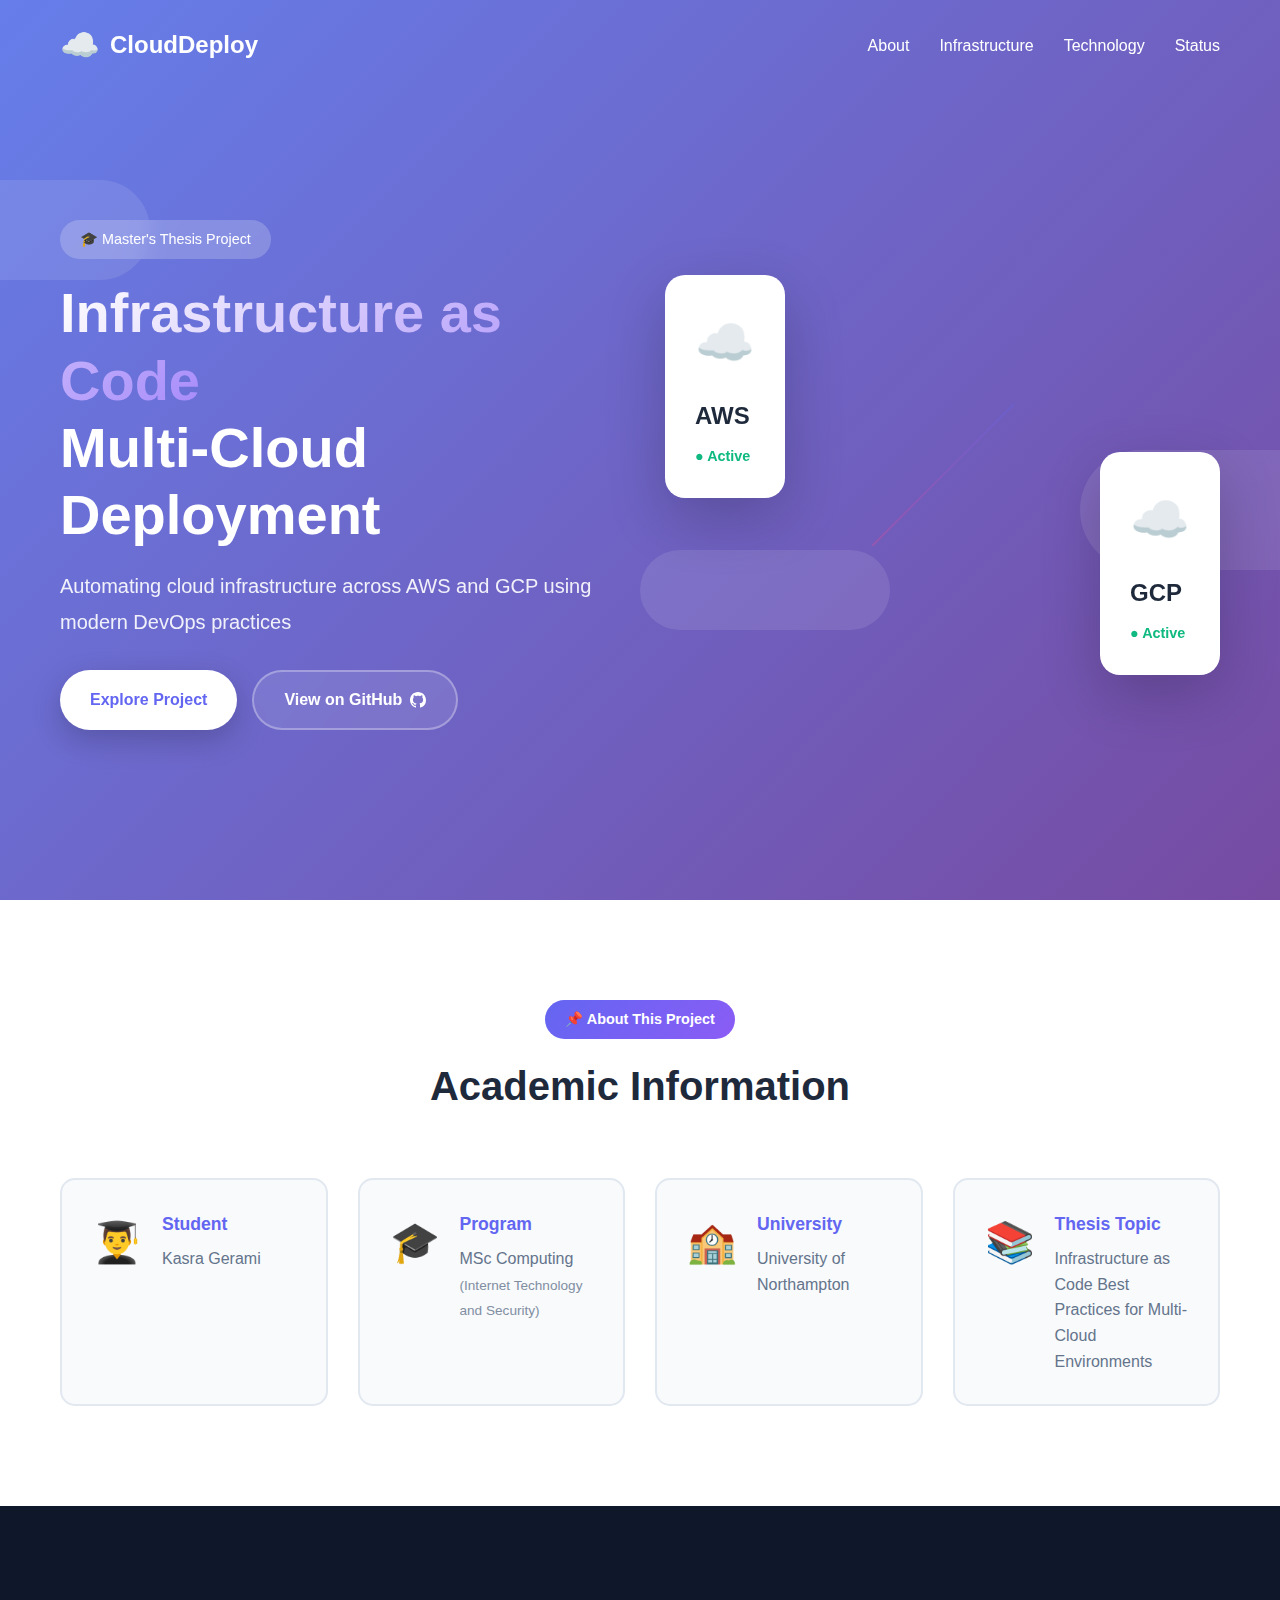
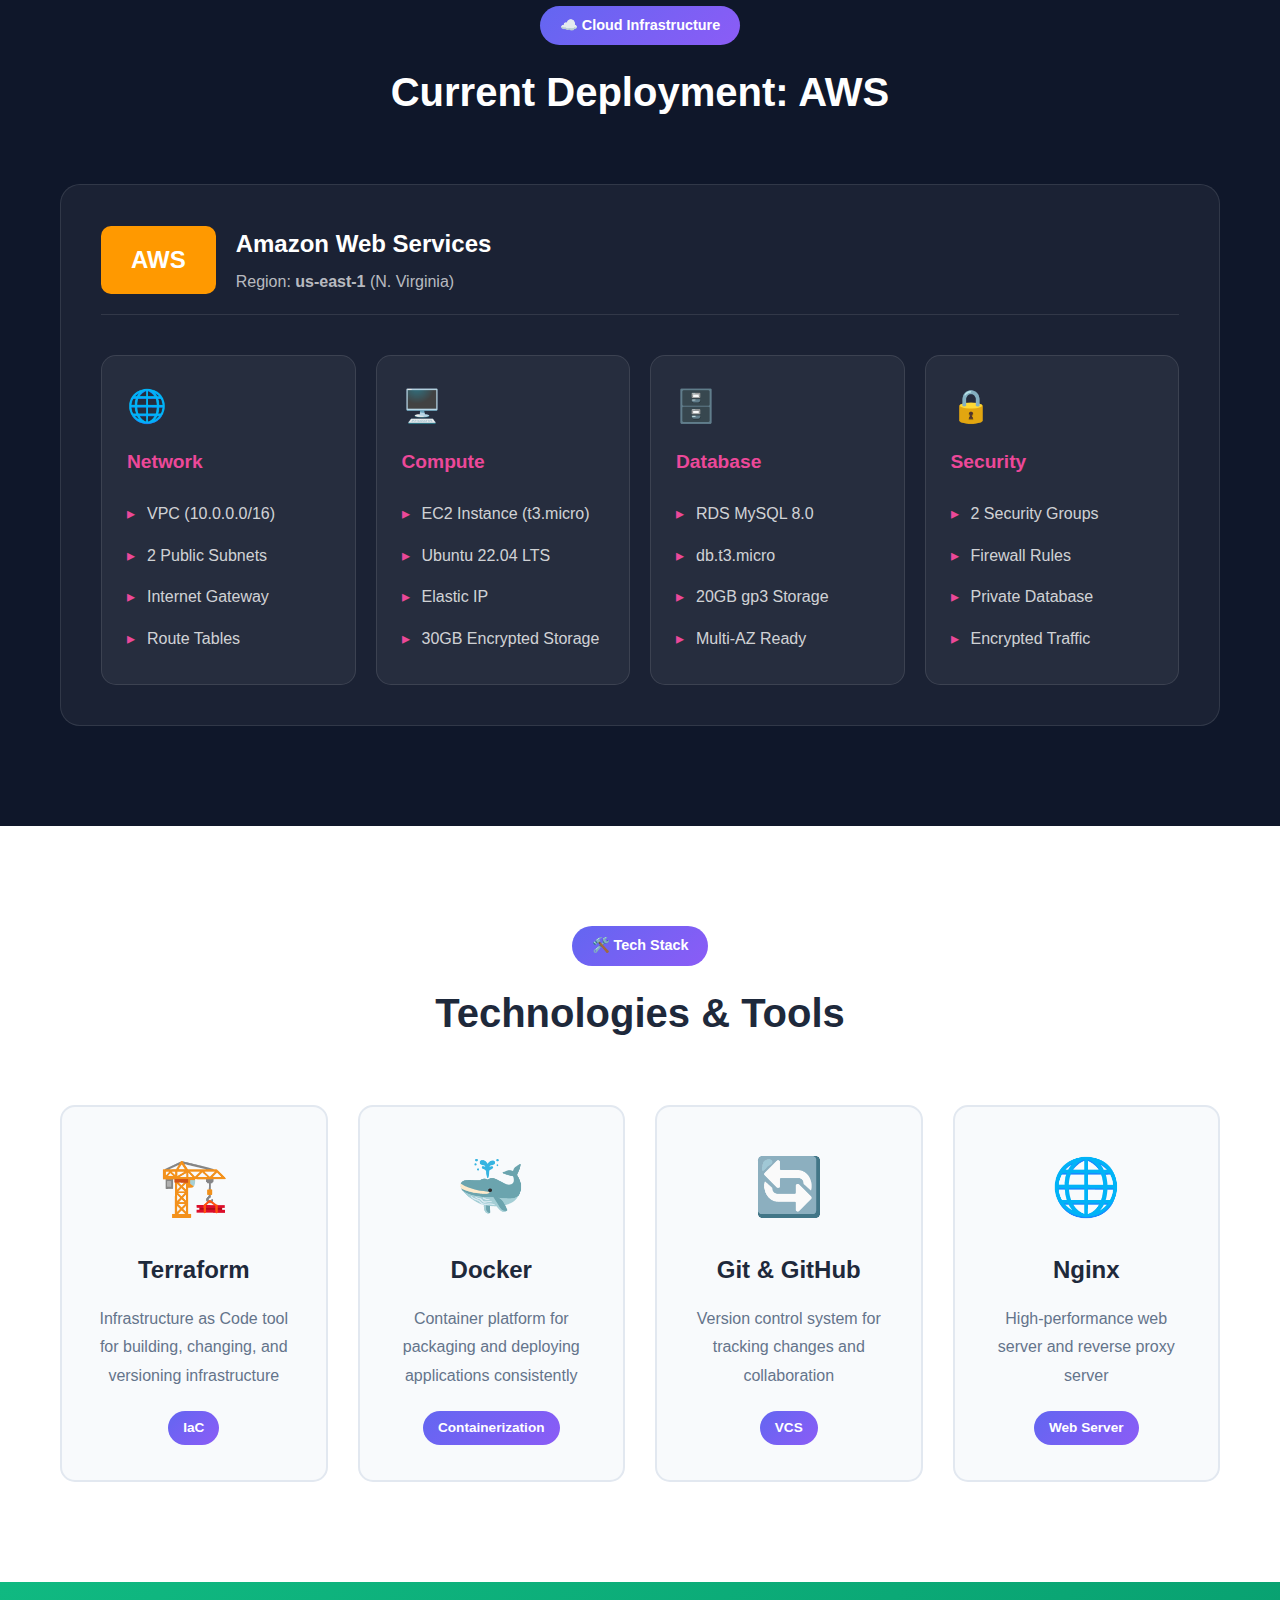
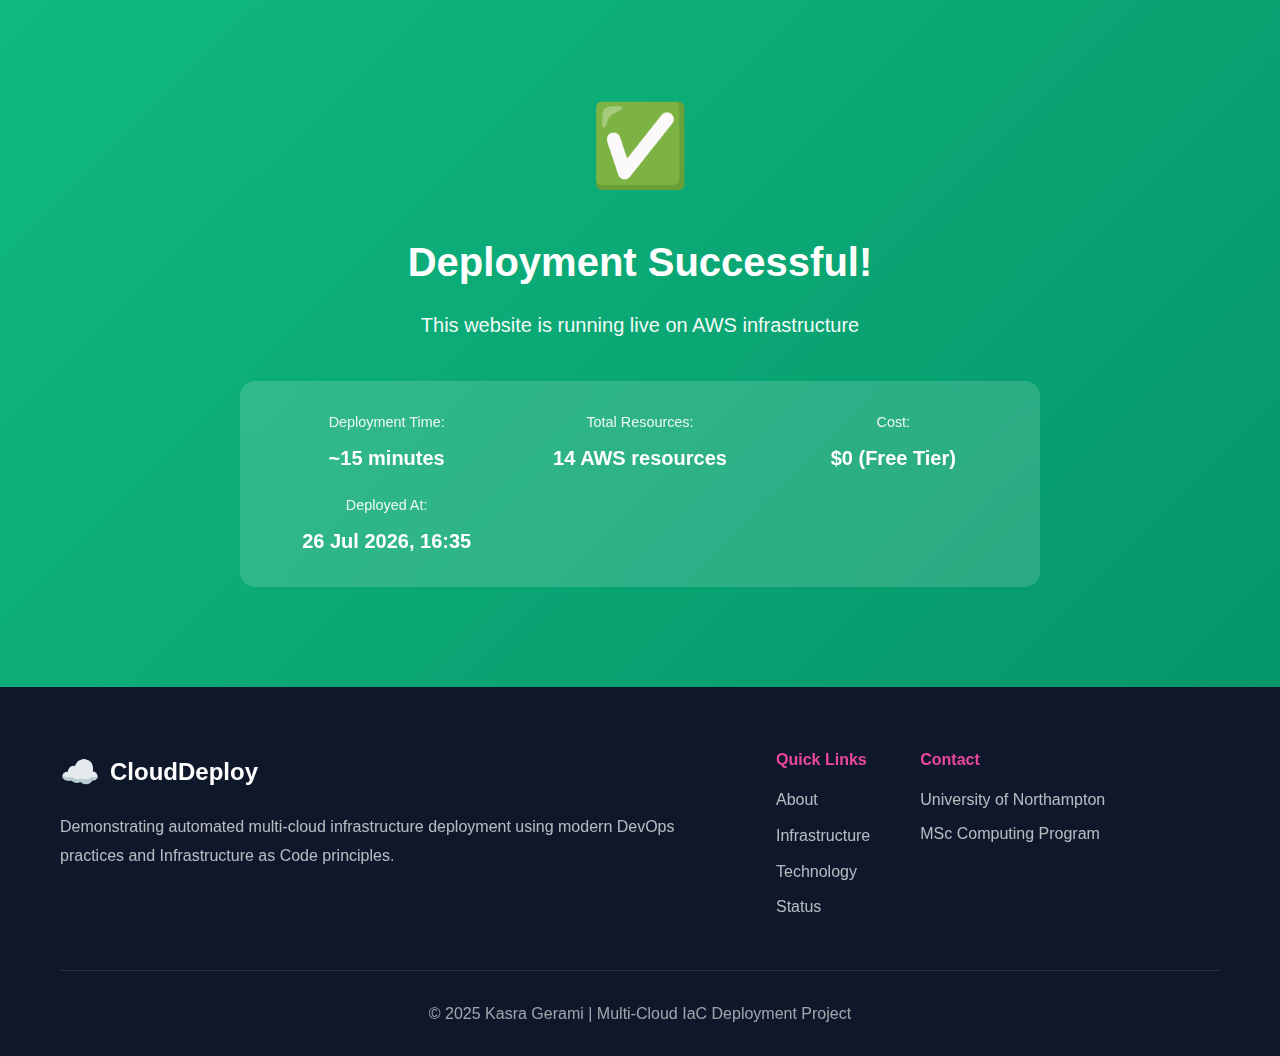
<file: app/index.html>
<!DOCTYPE html>
<html lang="en">
<head>
    <meta charset="UTF-8">
    <meta name="viewport" content="width=device-width, initial-scale=1.0">
    <title>Multi-Cloud IaC Deployment | Kasra Gerami</title>
    <link rel="stylesheet" href="style.css">
</head>
<body>
    <!-- Animated Background -->
    <div class="background-animation">
        <div class="cloud cloud1"></div>
        <div class="cloud cloud2"></div>
        <div class="cloud cloud3"></div>
    </div>

    <!-- Navigation Bar -->
    <nav class="navbar">
        <div class="nav-content">
            <div class="logo">
                <span class="logo-icon">☁️</span>
                <span class="logo-text">CloudDeploy</span>
            </div>
            <div class="nav-links">
                <a href="#about">About</a>
                <a href="#infrastructure">Infrastructure</a>
                <a href="#tech">Technology</a>
                <a href="#status">Status</a>
            </div>
        </div>
    </nav>

    <!-- Hero Section -->
    <section class="hero">
        <div class="hero-content">
            <div class="hero-badge">🎓 Master's Thesis Project</div>
            <h1 class="hero-title">
                <span class="gradient-text">Infrastructure as Code</span>
                <br>Multi-Cloud Deployment
            </h1>
            <p class="hero-subtitle">Automating cloud infrastructure across AWS and GCP using modern DevOps practices</p>
            <div class="hero-buttons">
                <a href="#about" class="btn btn-primary">Explore Project</a>
                <a href="https://github.com/kasragerami68/iac-multi-cloud-thesis" target="_blank" class="btn btn-secondary">
                    <span>View on GitHub</span>
                    <svg width="16" height="16" fill="currentColor" viewBox="0 0 16 16">
                        <path d="M8 0C3.58 0 0 3.58 0 8c0 3.54 2.29 6.53 5.47 7.59.4.07.55-.17.55-.38 0-.19-.01-.82-.01-1.49-2.01.37-2.53-.49-2.69-.94-.09-.23-.48-.94-.82-1.13-.28-.15-.68-.52-.01-.53.63-.01 1.08.58 1.23.82.72 1.21 1.87.87 2.33.66.07-.52.28-.87.51-1.07-1.78-.2-3.64-.89-3.64-3.95 0-.87.31-1.59.82-2.15-.08-.2-.36-1.02.08-2.12 0 0 .67-.21 2.2.82.64-.18 1.32-.27 2-.27.68 0 1.36.09 2 .27 1.53-1.04 2.2-.82 2.2-.82.44 1.1.16 1.92.08 2.12.51.56.82 1.27.82 2.15 0 3.07-1.87 3.75-3.65 3.95.29.25.54.73.54 1.48 0 1.07-.01 1.93-.01 2.2 0 .21.15.46.55.38A8.012 8.012 0 0 0 16 8c0-4.42-3.58-8-8-8z"/>
                    </svg>
                </a>
            </div>
        </div>
        <div class="hero-visual">
            <div class="floating-card card-aws">
                <div class="card-icon">☁️</div>
                <div class="card-title">AWS</div>
                <div class="card-status">● Active</div>
            </div>
            <div class="floating-card card-gcp">
                <div class="card-icon">☁️</div>
                <div class="card-title">GCP</div>
                <div class="card-status">● Active</div>
            </div>
            <div class="connection-line"></div>
        </div>
    </section>

    <!-- About Section -->
    <section id="about" class="section">
        <div class="container">
            <div class="section-header">
                <span class="section-badge">📌 About This Project</span>
                <h2 class="section-title">Academic Information</h2>
            </div>
            <div class="info-grid">
                <div class="info-item">
                    <div class="info-icon">👨‍🎓</div>
                    <div class="info-content">
                        <h3>Student</h3>
                        <p>Kasra Gerami</p>
                    </div>
                </div>
                <div class="info-item">
                    <div class="info-icon">🎓</div>
                    <div class="info-content">
                        <h3>Program</h3>
                        <p>MSc Computing<br><span class="text-sm">(Internet Technology and Security)</span></p>
                    </div>
                </div>
                <div class="info-item">
                    <div class="info-icon">🏫</div>
                    <div class="info-content">
                        <h3>University</h3>
                        <p>University of Northampton</p>
                    </div>
                </div>
                <div class="info-item">
                    <div class="info-icon">📚</div>
                    <div class="info-content">
                        <h3>Thesis Topic</h3>
                        <p>Infrastructure as Code Best Practices for Multi-Cloud Environments</p>
                    </div>
                </div>
            </div>
        </div>
    </section>

    <!-- Infrastructure Section -->
    <section id="infrastructure" class="section section-dark">
        <div class="container">
            <div class="section-header">
                <span class="section-badge">☁️ Cloud Infrastructure</span>
                <h2 class="section-title">Current Deployment: AWS</h2>
            </div>
            <div class="deployment-info">
                <div class="deployment-header">
                    <div class="provider-logo">
                        <div class="aws-logo">AWS</div>
                    </div>
                    <div class="provider-details">
                        <h3>Amazon Web Services</h3>
                        <p>Region: <strong>us-east-1</strong> (N. Virginia)</p>
                    </div>
                </div>
                <div class="resources-grid">
                    <div class="resource-card">
                        <div class="resource-icon">🌐</div>
                        <h4>Network</h4>
                        <ul>
                            <li>VPC (10.0.0.0/16)</li>
                            <li>2 Public Subnets</li>
                            <li>Internet Gateway</li>
                            <li>Route Tables</li>
                        </ul>
                    </div>
                    <div class="resource-card">
                        <div class="resource-icon">🖥️</div>
                        <h4>Compute</h4>
                        <ul>
                            <li>EC2 Instance (t3.micro)</li>
                            <li>Ubuntu 22.04 LTS</li>
                            <li>Elastic IP</li>
                            <li>30GB Encrypted Storage</li>
                        </ul>
                    </div>
                    <div class="resource-card">
                        <div class="resource-icon">🗄️</div>
                        <h4>Database</h4>
                        <ul>
                            <li>RDS MySQL 8.0</li>
                            <li>db.t3.micro</li>
                            <li>20GB gp3 Storage</li>
                            <li>Multi-AZ Ready</li>
                        </ul>
                    </div>
                    <div class="resource-card">
                        <div class="resource-icon">🔒</div>
                        <h4>Security</h4>
                        <ul>
                            <li>2 Security Groups</li>
                            <li>Firewall Rules</li>
                            <li>Private Database</li>
                            <li>Encrypted Traffic</li>
                        </ul>
                    </div>
                </div>
            </div>
        </div>
    </section>

    <!-- Technology Stack -->
    <section id="tech" class="section">
        <div class="container">
            <div class="section-header">
                <span class="section-badge">🛠️ Tech Stack</span>
                <h2 class="section-title">Technologies & Tools</h2>
            </div>
            <div class="tech-grid">
                <div class="tech-card">
                    <div class="tech-icon">🏗️</div>
                    <h3>Terraform</h3>
                    <p>Infrastructure as Code tool for building, changing, and versioning infrastructure</p>
                    <div class="tech-badge">IaC</div>
                </div>
                <div class="tech-card">
                    <div class="tech-icon">🐳</div>
                    <h3>Docker</h3>
                    <p>Container platform for packaging and deploying applications consistently</p>
                    <div class="tech-badge">Containerization</div>
                </div>
                <div class="tech-card">
                    <div class="tech-icon">🔄</div>
                    <h3>Git & GitHub</h3>
                    <p>Version control system for tracking changes and collaboration</p>
                    <div class="tech-badge">VCS</div>
                </div>
                <div class="tech-card">
                    <div class="tech-icon">🌐</div>
                    <h3>Nginx</h3>
                    <p>High-performance web server and reverse proxy server</p>
                    <div class="tech-badge">Web Server</div>
                </div>
            </div>
        </div>
    </section>

    <!-- Status Section -->
    <section id="status" class="section section-status">
        <div class="container">
            <div class="status-card">
                <div class="status-icon">✅</div>
                <h2>Deployment Successful!</h2>
                <p class="status-message">This website is running live on AWS infrastructure</p>
                <div class="status-details">
                    <div class="status-item">
                        <span class="status-label">Deployment Time:</span>
                        <span class="status-value">~15 minutes</span>
                    </div>
                    <div class="status-item">
                        <span class="status-label">Total Resources:</span>
                        <span class="status-value">14 AWS resources</span>
                    </div>
                    <div class="status-item">
                        <span class="status-label">Cost:</span>
                        <span class="status-value">$0 (Free Tier)</span>
                    </div>
                    <div class="status-item">
                        <span class="status-label">Deployed At:</span>
                        <span class="status-value" id="datetime"></span>
                    </div>
                </div>
            </div>
        </div>
    </section>

    <!-- Footer -->
    <footer class="footer">
        <div class="container">
            <div class="footer-content">
                <div class="footer-left">
                    <div class="footer-logo">
                        <span class="logo-icon">☁️</span>
                        <span class="logo-text">CloudDeploy</span>
                    </div>
                    <p>Demonstrating automated multi-cloud infrastructure deployment using modern DevOps practices and Infrastructure as Code principles.</p>
                </div>
                <div class="footer-right">
                    <div class="footer-links">
                        <h4>Quick Links</h4>
                        <a href="#about">About</a>
                        <a href="#infrastructure">Infrastructure</a>
                        <a href="#tech">Technology</a>
                        <a href="#status">Status</a>
                    </div>
                    <div class="footer-contact">
                        <h4>Contact</h4>
                        <p>University of Northampton</p>
                        <p>MSc Computing Program</p>
                    </div>
                </div>
            </div>
            <div class="footer-bottom">
                <p>&copy; 2025 Kasra Gerami | Multi-Cloud IaC Deployment Project</p>
            </div>
        </div>
    </footer>

    <script>
        // Update datetime
        document.getElementById('datetime').textContent = new Date().toLocaleString('en-GB', {
            dateStyle: 'medium',
            timeStyle: 'short'
        });

        // Smooth scroll
        document.querySelectorAll('a[href^="#"]').forEach(anchor => {
            anchor.addEventListener('click', function (e) {
                e.preventDefault();
                const target = document.querySelector(this.getAttribute('href'));
                if (target) {
                    target.scrollIntoView({ behavior: 'smooth', block: 'start' });
                }
            });
        });

        // Navbar scroll effect
        window.addEventListener('scroll', () => {
            const navbar = document.querySelector('.navbar');
            if (window.scrollY > 50) {
                navbar.classList.add('scrolled');
            } else {
                navbar.classList.remove('scrolled');
            }
        });
    </script>
</body>
</html>
</file>
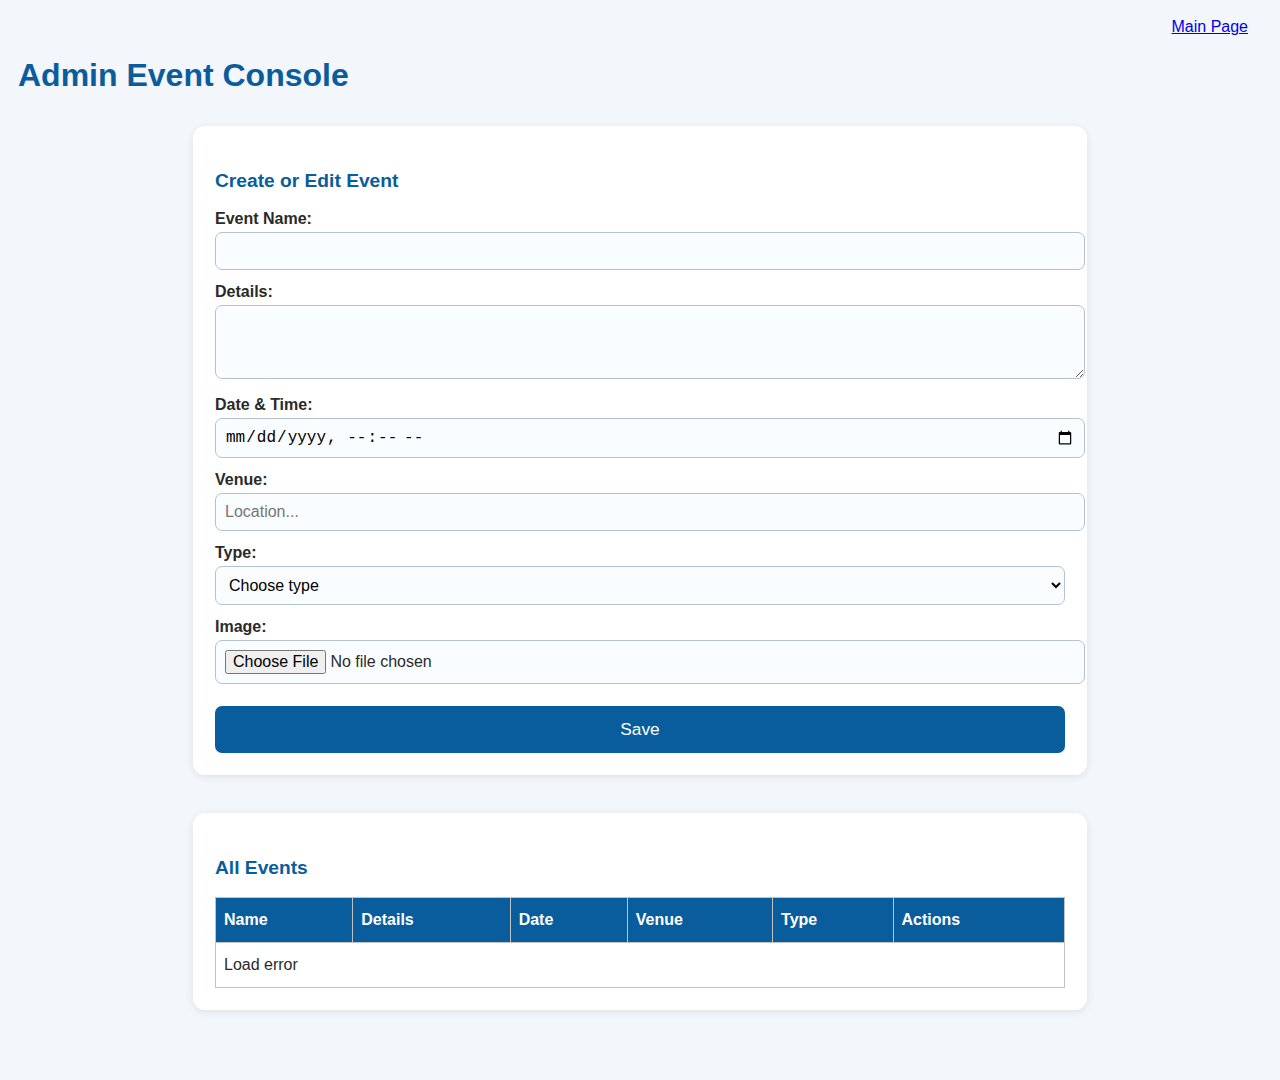
<file: app/admin/manage_event.html>
<!DOCTYPE html>
<html lang="en">

<head>
    <!-- custom meta and style -->
    <meta charset="UTF-8">
    <meta name="viewport" content="width=device-width, initial-scale=1.0">
    <link rel="stylesheet" href="../css/manage_event.css?v=3">
    <title>Event Admin Console</title>
</head>

<body>
    <div class="nav-bar">
        <a href="../index.html" id="goHome">Main Page</a>
    </div>
    <h1>Admin Event Console</h1>
    <!-- event form for add/edit -->
    <section class="form-area">
        <h2 id="formHeader">Create or Edit Event</h2>
        <form id="adminEventForm" action="../php/create_event.php" method="POST" enctype="multipart/form-data">
            <input type="hidden" id="hiddenEventId" name="eventId" value="" />
            <label>Event Name:</label>
            <input type="text" id="eventTitle" name="title" required />
            <label>Details:</label>
            <textarea id="eventDesc" name="description" rows="3" required></textarea>
            <label>Date & Time:</label>
            <input type="datetime-local" id="eventDate" name="start_time" required />
            <label>Venue:</label>
            <input type="text" id="eventLoc" name="location" placeholder="Location..." required>
            <label for="eventCat">Type:</label>
            <select id="eventCat" name="category">
                <option value="">Choose type</option>
                <option value="Workshop">Workshop</option>
                <option value="Seminar">Seminar</option>
                <option value="Conference">Conference</option>
                <option value="Meetup">Meetup</option>
            </select>
            <label for="eventImg">Image:</label>
            <input type="file" id="eventImg" name="image" />
            <button type="submit">Save</button>
        </form>
    </section>
    <!-- event list table -->
    <section class="table-area">
        <h2>All Events</h2>
        <table>
            <thead>
                <tr>
                    <th>Name</th>
                    <th>Details</th>
                    <th>Date</th>
                    <th>Venue</th>
                    <th>Type</th>
                    <th>Actions</th>
                </tr>
            </thead>
            <tbody id="adminEventTableBody">
                <!-- rows will be filled by JS -->
            </tbody>
        </table>
    </section>
    <!-- success modal -->
    <div id="modalSuccess" class="modal">
        <div class="modal-content">
            <p>✅ Event saved!</p>
            <button id="btnCloseSuccess">OK</button>
        </div>
    </div>
    <script>
        // patch JS to use new IDs/classes
        document.getElementById('adminEventForm').id = 'eventForm';
        document.getElementById('formHeader').id = 'formTitle';
        document.getElementById('hiddenEventId').id = 'eventId';
        document.getElementById('eventTitle').id = 'title';
        document.getElementById('eventDesc').id = 'description';
        document.getElementById('eventDate').id = 'startDate';
        document.getElementById('eventLoc').id = 'location';
        document.getElementById('eventCat').id = 'categoryList';
        document.getElementById('adminEventTableBody').id = 'eventTableBody';
        document.getElementById('modalSuccess').id = 'successModal';
        document.getElementById('btnCloseSuccess').id = 'closeSuccess';
        document.getElementById('goHome').id = 'homeBtn';
    </script>
    <script src="../js/manage_events.js"></script>
    <script src="../js/logout.js"></script>
</body>

</html>
</file>
<file: app/css/manage_event.css>
/* --- custom admin panel styles --- */
body {
    font-family: 'Vazirmatn', 'Segoe UI', Arial, sans-serif;
    background: #f3f6fb;
    padding: 28px 10px 20px 10px;
    color: #2a2a2a;
}

h1 {
    text-align: left;
    color: #0a5d9c;
    margin-bottom: 32px;
    font-size: 2rem;
}

.form-area, .table-area {
    max-width: 850px;
    margin: 0 auto 38px auto;
    background: #fff;
    padding: 28px 22px 22px 22px;
    border-radius: 12px;
    box-shadow: 0 2px 8px rgba(0,0,0,0.09);
}

.form-area h2, .table-area h2 {
    margin-bottom: 18px;
    color: #0a5d9c;
    font-size: 1.2rem;
}

form label {
    display: block;
    margin-top: 13px;
    font-weight: 600;
}
form input,
form textarea,
form select {
    width: 100%;
    padding: 9px;
    margin-top: 4px;
    border-radius: 7px;
    border: 1.2px solid #b3c2d1;
    font-size: 1rem;
    background: #fafdff;
}
form button {
    margin-top: 22px;
    width: 100%;
    background: #0a5d9c;
    color: #fff;
    border: none;
    padding: 13px;
    font-size: 1.08rem;
    border-radius: 7px;
    cursor: pointer;
    font-weight: 500;
}
form button:hover {
    background: #073a5c;
}

.table-area table {
    width: 100%;
    border-collapse: collapse;
}
.table-area thead {
    background: #0a5d9c;
    color: #fff;
}
.table-area th, .table-area td {
    padding: 13px 8px;
    border: 1px solid #c2c2c2;
    text-align: left;
    font-size: 1rem;
}
.edit-button, .delete-button {
    padding: 7px 13px;
    border: none;
    border-radius: 5px;
    color: #fff;
    cursor: pointer;
    font-size: 0.98rem;
}
.edit-button {
    background: #1bbf5c;
    margin-right: 7px;
}
.delete-button {
    background: #e23c3c;
}
.edit-button:hover {
    background: #158c41;
}
.delete-button:hover {
    background: #b92d2d;
}

@media (max-width: 650px) {
    .form-area, .table-area {
        padding: 13px 4px 10px 4px;
    }
    form button {
        font-size: 0.97rem;
    }
    .table-area th, .table-area td {
        font-size: 0.97rem;
    }
}

.modal {
    display: none;
    position: fixed;
    z-index: 999;
    left: 0;
    top: 0;
    width: 100vw;
    height: 100vh;
    background: rgba(0, 0, 0, 0.55);
}
.modal .modal-content {
    background: #fff;
    margin: 15% auto;
    padding: 24px 32px;
    border-radius: 10px;
    width: 92%;
    max-width: 350px;
    text-align: center;
    box-shadow: 0 2px 12px rgba(0,0,0,0.18);
}
.modal button {
    margin-top: 13px;
    padding: 8px 22px;
    border: none;
    background: #0a5d9c;
    color: #fff;
    border-radius: 6px;
    cursor: pointer;
    font-weight: 500;
}
.modal button:hover {
    background: #073a5c;
}

.nav-bar {
    position: absolute;
    top: 18px;
    right: 32px;
    display: flex;
    gap: 10px;
}
#goHome {
    display: inline-block;
    text-decoration: none;
    padding: 8px 18px;
    background: #0a5d9c;
    border: none;
    border-radius: 999px;
    color: #fff;
    font-size: 1.08rem;
    font-family: inherit;
    cursor: pointer;
    transition: background 0.18s;
    box-shadow: 0 2px 8px rgba(0,0,0,0.08);
    text-align: center;
}
#goHome:hover {
    background: #073a5c;
}
</file>
<file: app/style.css>
/* ===== Reset & Base ===== */
* {
    margin: 0;
    padding: 0;
    box-sizing: border-box;
}

:root {
    --primary: #6366f1;
    --primary-dark: #4f46e5;
    --secondary: #8b5cf6;
    --accent: #ec4899;
    --success: #10b981;
    --dark: #1e293b;
    --darker: #0f172a;
    --light: #f8fafc;
    --gray: #64748b;
    --border: #e2e8f0;
}

html {
    scroll-behavior: smooth;
}

body {
    font-family: -apple-system, BlinkMacSystemFont, 'Segoe UI', Roboto, 'Helvetica Neue', Arial, sans-serif;
    line-height: 1.6;
    color: var(--dark);
    background: var(--light);
    overflow-x: hidden;
}

.container {
    max-width: 1200px;
    margin: 0 auto;
    padding: 0 20px;
}

/* ===== Animated Background ===== */
.background-animation {
    position: fixed;
    top: 0;
    left: 0;
    width: 100%;
    height: 100vh;
    z-index: -1;
    background: linear-gradient(135deg, #667eea 0%, #764ba2 100%);
    overflow: hidden;
}

.cloud {
    position: absolute;
    background: rgba(255, 255, 255, 0.1);
    border-radius: 100px;
    animation: float 20s infinite ease-in-out;
}

.cloud1 {
    width: 300px;
    height: 100px;
    top: 20%;
    left: -150px;
    animation-delay: 0s;
}

.cloud2 {
    width: 400px;
    height: 120px;
    top: 50%;
    right: -200px;
    animation-delay: 5s;
}

.cloud3 {
    width: 250px;
    height: 80px;
    bottom: 30%;
    left: 50%;
    animation-delay: 10s;
}

@keyframes float {
    0%, 100% {
        transform: translateX(0) translateY(0);
    }
    25% {
        transform: translateX(100px) translateY(-50px);
    }
    50% {
        transform: translateX(200px) translateY(0);
    }
    75% {
        transform: translateX(100px) translateY(50px);
    }
}

/* ===== Navbar ===== */
.navbar {
    position: fixed;
    top: 0;
    left: 0;
    right: 0;
    z-index: 1000;
    transition: all 0.3s ease;
    padding: 20px 0;
}

.navbar.scrolled {
    background: rgba(255, 255, 255, 0.95);
    backdrop-filter: blur(10px);
    box-shadow: 0 4px 6px rgba(0, 0, 0, 0.1);
    padding: 15px 0;
}

.nav-content {
    max-width: 1200px;
    margin: 0 auto;
    padding: 0 20px;
    display: flex;
    justify-content: space-between;
    align-items: center;
}

.logo {
    display: flex;
    align-items: center;
    gap: 10px;
    font-size: 1.5rem;
    font-weight: 700;
    color: white;
}

.navbar.scrolled .logo {
    color: var(--primary);
}

.logo-icon {
    font-size: 2rem;
}

.nav-links {
    display: flex;
    gap: 30px;
}

.nav-links a {
    text-decoration: none;
    color: white;
    font-weight: 500;
    transition: all 0.3s ease;
    position: relative;
}

.navbar.scrolled .nav-links a {
    color: var(--dark);
}

.nav-links a::after {
    content: '';
    position: absolute;
    bottom: -5px;
    left: 0;
    width: 0;
    height: 2px;
    background: var(--accent);
    transition: width 0.3s ease;
}

.nav-links a:hover::after {
    width: 100%;
}

/* ===== Hero Section ===== */
.hero {
    min-height: 100vh;
    display: flex;
    align-items: center;
    justify-content: space-between;
    padding: 100px 20px 50px;
    max-width: 1200px;
    margin: 0 auto;
    gap: 50px;
}

.hero-content {
    flex: 1;
    max-width: 600px;
}

.hero-badge {
    display: inline-block;
    background: rgba(255, 255, 255, 0.2);
    backdrop-filter: blur(10px);
    color: white;
    padding: 8px 20px;
    border-radius: 50px;
    font-size: 0.9rem;
    font-weight: 500;
    margin-bottom: 20px;
}

.hero-title {
    font-size: 3.5rem;
    font-weight: 800;
    color: white;
    line-height: 1.2;
    margin-bottom: 20px;
}

.gradient-text {
    background: linear-gradient(135deg, #fff 0%, #a78bfa 100%);
    -webkit-background-clip: text;
    -webkit-text-fill-color: transparent;
    background-clip: text;
}

.hero-subtitle {
    font-size: 1.25rem;
    color: rgba(255, 255, 255, 0.9);
    margin-bottom: 30px;
    line-height: 1.8;
}

.hero-buttons {
    display: flex;
    gap: 15px;
    flex-wrap: wrap;
}

.btn {
    display: inline-flex;
    align-items: center;
    gap: 8px;
    padding: 15px 30px;
    border-radius: 50px;
    text-decoration: none;
    font-weight: 600;
    transition: all 0.3s ease;
    border: none;
    cursor: pointer;
}

.btn-primary {
    background: white;
    color: var(--primary);
    box-shadow: 0 10px 30px rgba(0, 0, 0, 0.2);
}

.btn-primary:hover {
    transform: translateY(-2px);
    box-shadow: 0 15px 40px rgba(0, 0, 0, 0.3);
}

.btn-secondary {
    background: rgba(255, 255, 255, 0.1);
    backdrop-filter: blur(10px);
    color: white;
    border: 2px solid rgba(255, 255, 255, 0.3);
}

.btn-secondary:hover {
    background: rgba(255, 255, 255, 0.2);
    border-color: white;
}

/* ===== Hero Visual ===== */
.hero-visual {
    flex: 1;
    position: relative;
    height: 400px;
}

.floating-card {
    position: absolute;
    background: white;
    border-radius: 20px;
    padding: 30px;
    box-shadow: 0 20px 60px rgba(0, 0, 0, 0.2);
    animation: float-gentle 3s infinite ease-in-out;
}

.card-aws {
    top: 0;
    left: 0;
    animation-delay: 0s;
}

.card-gcp {
    bottom: 0;
    right: 0;
    animation-delay: 1.5s;
}

@keyframes float-gentle {
    0%, 100% {
        transform: translateY(0);
    }
    50% {
        transform: translateY(-20px);
    }
}

.card-icon {
    font-size: 3rem;
    margin-bottom: 15px;
}

.card-title {
    font-size: 1.5rem;
    font-weight: 700;
    color: var(--dark);
    margin-bottom: 10px;
}

.card-status {
    font-size: 0.9rem;
    color: var(--success);
    font-weight: 600;
}

.connection-line {
    position: absolute;
    top: 50%;
    left: 50%;
    width: 2px;
    height: 200px;
    background: linear-gradient(to bottom, var(--primary), var(--accent));
    transform: translate(-50%, -50%) rotate(45deg);
    opacity: 0.3;
}

/* ===== Sections ===== */
.section {
    padding: 100px 20px;
    position: relative;
    background: white;
}

.section-dark {
    background: var(--darker);
    color: white;
}

.section-header {
    text-align: center;
    margin-bottom: 60px;
}

.section-badge {
    display: inline-block;
    background: linear-gradient(135deg, var(--primary), var(--secondary));
    color: white;
    padding: 8px 20px;
    border-radius: 50px;
    font-size: 0.9rem;
    font-weight: 600;
    margin-bottom: 15px;
}

.section-title {
    font-size: 2.5rem;
    font-weight: 800;
    color: var(--dark);
    margin-bottom: 15px;
}

.section-dark .section-title {
    color: white;
}

/* ===== Info Grid ===== */
.info-grid {
    display: grid;
    grid-template-columns: repeat(auto-fit, minmax(250px, 1fr));
    gap: 30px;
}

.info-item {
    background: var(--light);
    border-radius: 15px;
    padding: 30px;
    display: flex;
    gap: 20px;
    align-items: flex-start;
    transition: all 0.3s ease;
    border: 2px solid var(--border);
}

.info-item:hover {
    transform: translateY(-5px);
    box-shadow: 0 10px 30px rgba(0, 0, 0, 0.1);
    border-color: var(--primary);
}

.info-icon {
    font-size: 2.5rem;
    flex-shrink: 0;
}

.info-content h3 {
    font-size: 1.1rem;
    font-weight: 700;
    color: var(--primary);
    margin-bottom: 8px;
}

.info-content p {
    color: var(--gray);
    line-height: 1.6;
}

.text-sm {
    font-size: 0.85rem;
    opacity: 0.8;
}

/* ===== Deployment Info ===== */
.deployment-info {
    background: rgba(255, 255, 255, 0.05);
    border-radius: 20px;
    padding: 40px;
    border: 1px solid rgba(255, 255, 255, 0.1);
}

.deployment-header {
    display: flex;
    align-items: center;
    gap: 20px;
    margin-bottom: 40px;
    padding-bottom: 20px;
    border-bottom: 1px solid rgba(255, 255, 255, 0.1);
}

.aws-logo {
    background: #FF9900;
    color: white;
    padding: 15px 30px;
    border-radius: 10px;
    font-size: 1.5rem;
    font-weight: 800;
}

.provider-details h3 {
    font-size: 1.5rem;
    margin-bottom: 5px;
}

.provider-details p {
    color: rgba(255, 255, 255, 0.7);
}

/* ===== Resources Grid ===== */
.resources-grid {
    display: grid;
    grid-template-columns: repeat(auto-fit, minmax(250px, 1fr));
    gap: 20px;
}

.resource-card {
    background: rgba(255, 255, 255, 0.05);
    border-radius: 15px;
    padding: 25px;
    border: 1px solid rgba(255, 255, 255, 0.1);
    transition: all 0.3s ease;
}

.resource-card:hover {
    background: rgba(255, 255, 255, 0.08);
    transform: translateY(-5px);
}

.resource-icon {
    font-size: 2rem;
    margin-bottom: 15px;
}

.resource-card h4 {
    font-size: 1.2rem;
    margin-bottom: 15px;
    color: var(--accent);
}

.resource-card ul {
    list-style: none;
}

.resource-card li {
    padding: 8px 0;
    color: rgba(255, 255, 255, 0.8);
    position: relative;
    padding-left: 20px;
}

.resource-card li::before {
    content: '▸';
    position: absolute;
    left: 0;
    color: var(--accent);
}

/* ===== Tech Grid ===== */
.tech-grid {
    display: grid;
    grid-template-columns: repeat(auto-fit, minmax(250px, 1fr));
    gap: 30px;
}

.tech-card {
    background: var(--light);
    border-radius: 15px;
    padding: 35px;
    text-align: center;
    transition: all 0.3s ease;
    border: 2px solid var(--border);
    position: relative;
    overflow: hidden;
}

.tech-card::before {
    content: '';
    position: absolute;
    top: 0;
    left: 0;
    width: 100%;
    height: 4px;
    background: linear-gradient(135deg, var(--primary), var(--accent));
    transform: scaleX(0);
    transition: transform 0.3s ease;
}

.tech-card:hover::before {
    transform: scaleX(1);
}

.tech-card:hover {
    transform: translateY(-10px);
    box-shadow: 0 20px 40px rgba(0, 0, 0, 0.15);
    border-color: var(--primary);
}

.tech-icon {
    font-size: 3.5rem;
    margin-bottom: 20px;
}

.tech-card h3 {
    font-size: 1.5rem;
    color: var(--dark);
    margin-bottom: 15px;
}

.tech-card p {
    color: var(--gray);
    line-height: 1.8;
    margin-bottom: 20px;
}

.tech-badge {
    display: inline-block;
    background: linear-gradient(135deg, var(--primary), var(--secondary));
    color: white;
    padding: 6px 15px;
    border-radius: 20px;
    font-size: 0.85rem;
    font-weight: 600;
}

/* ===== Status Section ===== */
.section-status {
    background: linear-gradient(135deg, #10b981 0%, #059669 100%);
    color: white;
}

.status-card {
    max-width: 800px;
    margin: 0 auto;
    text-align: center;
}

.status-icon {
    font-size: 5rem;
    margin-bottom: 20px;
    animation: pulse 2s infinite;
}

@keyframes pulse {
    0%, 100% {
        transform: scale(1);
    }
    50% {
        transform: scale(1.1);
    }
}

.status-card h2 {
    font-size: 2.5rem;
    margin-bottom: 15px;
}

.status-message {
    font-size: 1.25rem;
    margin-bottom: 40px;
    opacity: 0.95;
}

.status-details {
    background: rgba(255, 255, 255, 0.15);
    backdrop-filter: blur(10px);
    border-radius: 15px;
    padding: 30px;
    display: grid;
    grid-template-columns: repeat(auto-fit, minmax(200px, 1fr));
    gap: 20px;
}

.status-item {
    display: flex;
    flex-direction: column;
    gap: 8px;
}

.status-label {
    font-size: 0.9rem;
    opacity: 0.9;
}

.status-value {
    font-size: 1.25rem;
    font-weight: 700;
}

/* ===== Footer ===== */
.footer {
    background: var(--darker);
    color: white;
    padding: 60px 20px 30px;
}

.footer-content {
    display: grid;
    grid-template-columns: 1.5fr 1fr;
    gap: 50px;
    margin-bottom: 40px;
}

.footer-logo {
    display: flex;
    align-items: center;
    gap: 10px;
    font-size: 1.5rem;
    font-weight: 700;
    margin-bottom: 15px;
}

.footer-left p {
    color: rgba(255, 255, 255, 0.7);
    line-height: 1.8;
}

.footer-right {
    display: flex;
    gap: 50px;
}

.footer-links h4,
.footer-contact h4 {
    margin-bottom: 15px;
    color: var(--accent);
}

.footer-links a {
    display: block;
    color: rgba(255, 255, 255, 0.7);
    text-decoration: none;
    margin-bottom: 10px;
    transition: all 0.3s ease;
}

.footer-links a:hover {
    color: white;
    padding-left: 5px;
}

.footer-contact p {
    color: rgba(255, 255, 255, 0.7);
    margin-bottom: 8px;
}

.footer-bottom {
    padding-top: 30px;
    border-top: 1px solid rgba(255, 255, 255, 0.1);
    text-align: center;
    color: rgba(255, 255, 255, 0.6);
}

/* ===== Responsive ===== */
@media (max-width: 768px) {
    .hero {
        flex-direction: column;
        text-align: center;
        padding-top: 120px;
    }

    .hero-title {
        font-size: 2.5rem;
    }

    .hero-visual {
        display: none;
    }

    .nav-links {
        display: none;
    }

    .footer-content {
        grid-template-columns: 1fr;
    }

    .footer-right {
        flex-direction: column;
        gap: 30px;
    }

    .section-title {
        font-size: 2rem;
    }

    .info-grid,
    .resources-grid,
    .tech-grid {
        grid-template-columns: 1fr;
    }

    .status-details {
        grid-template-columns: 1fr;
    }
}
</file>
